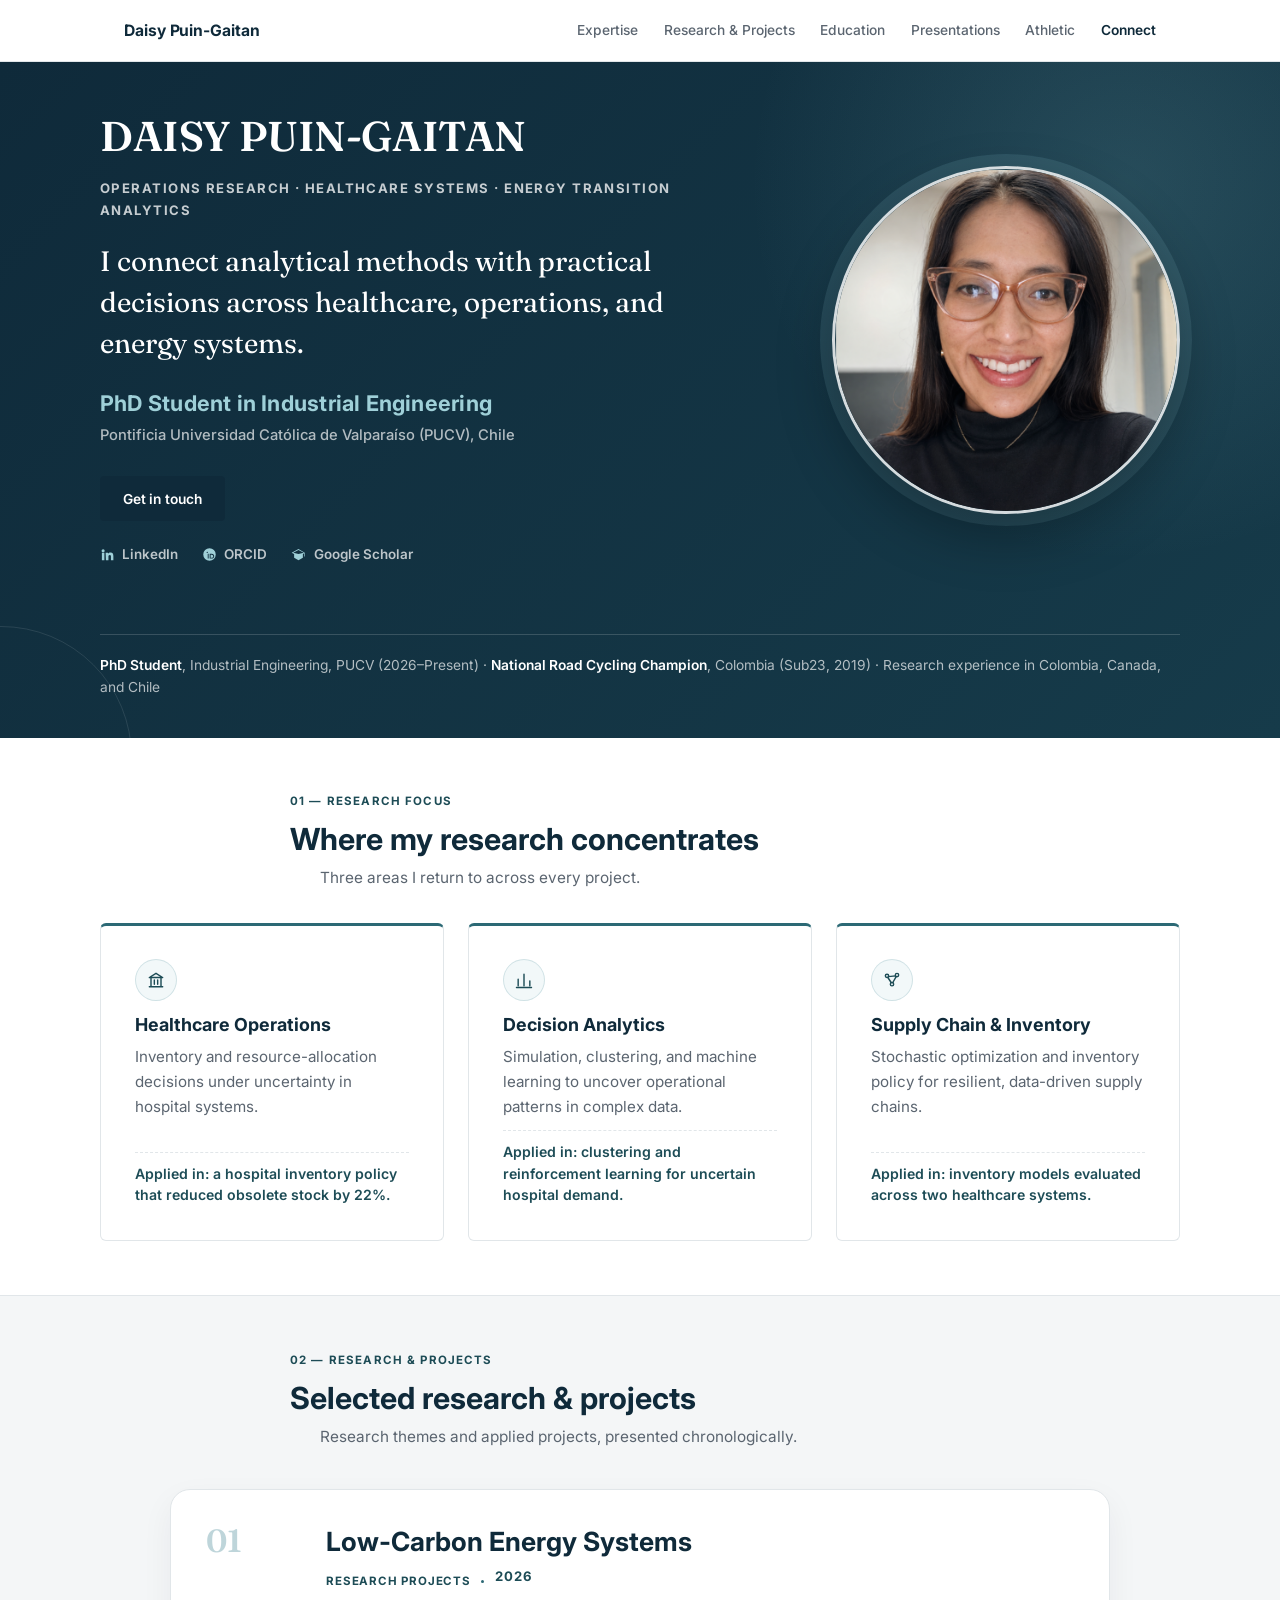
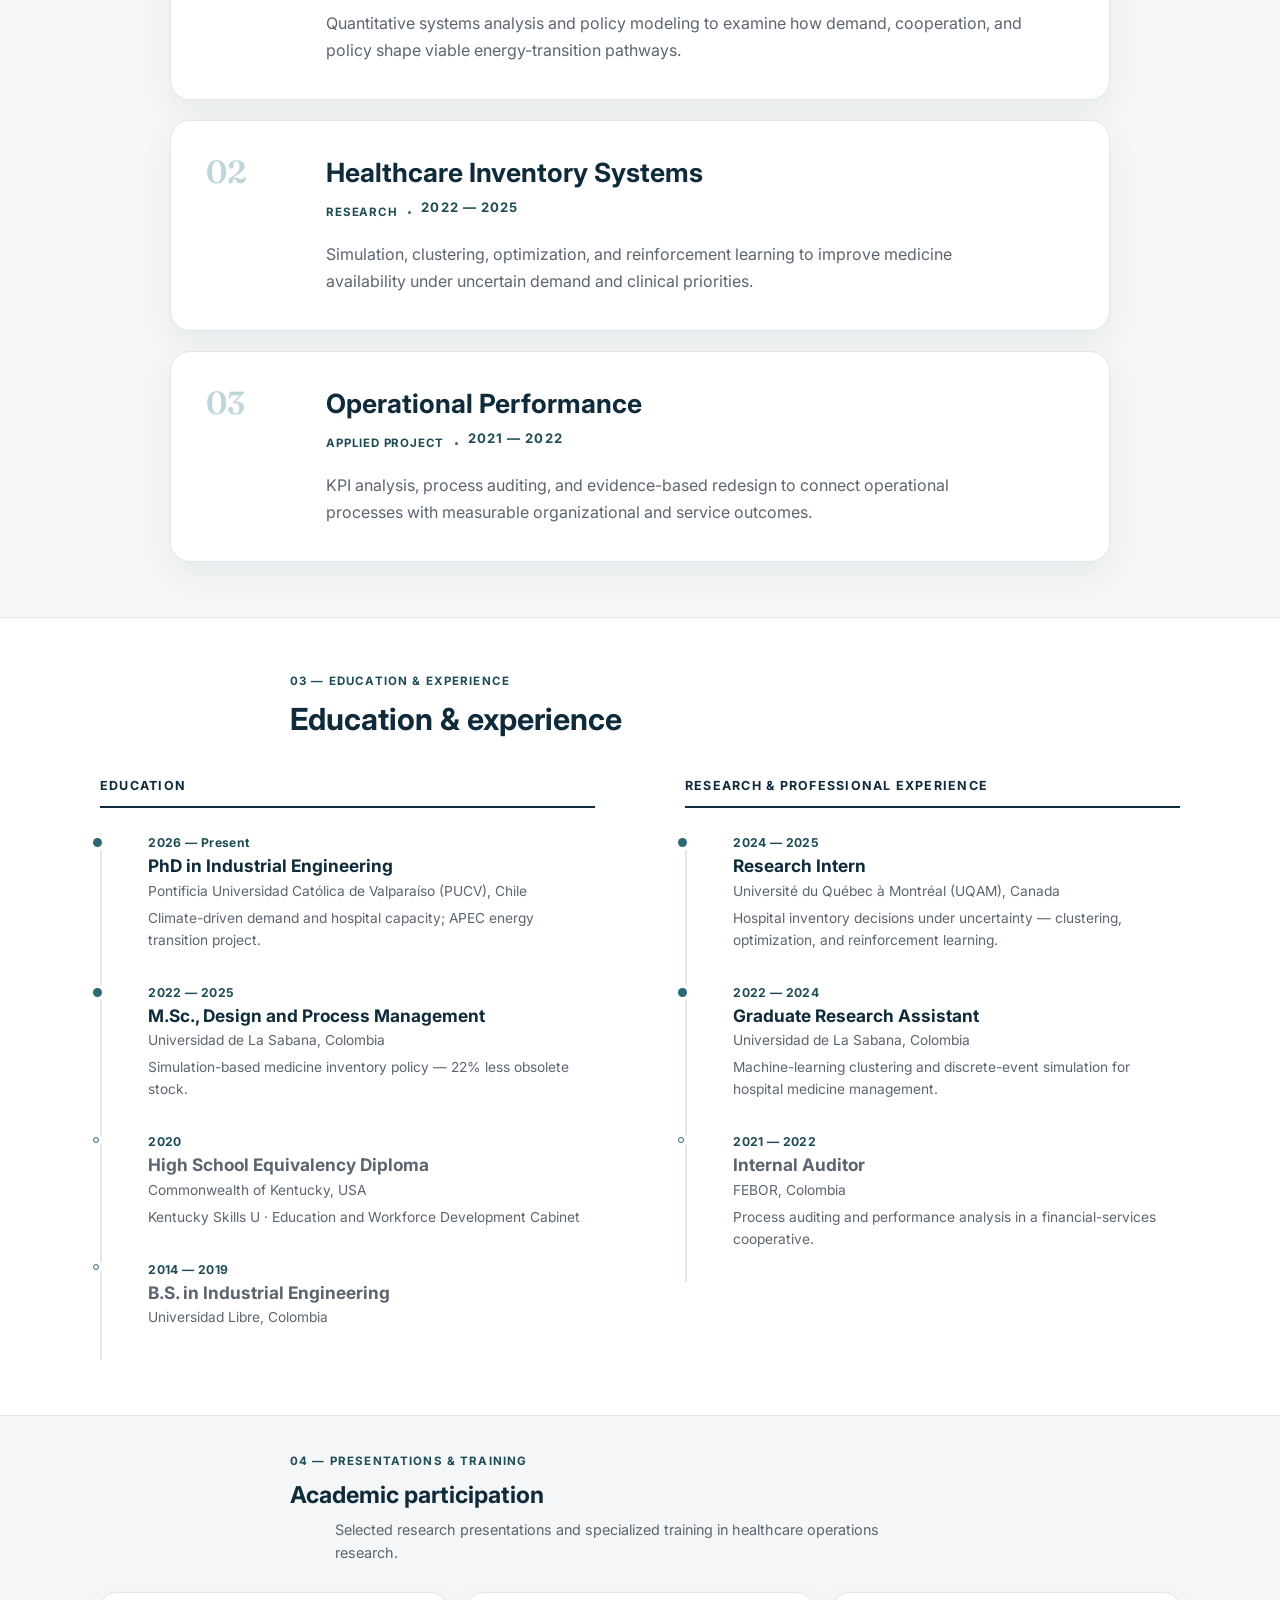
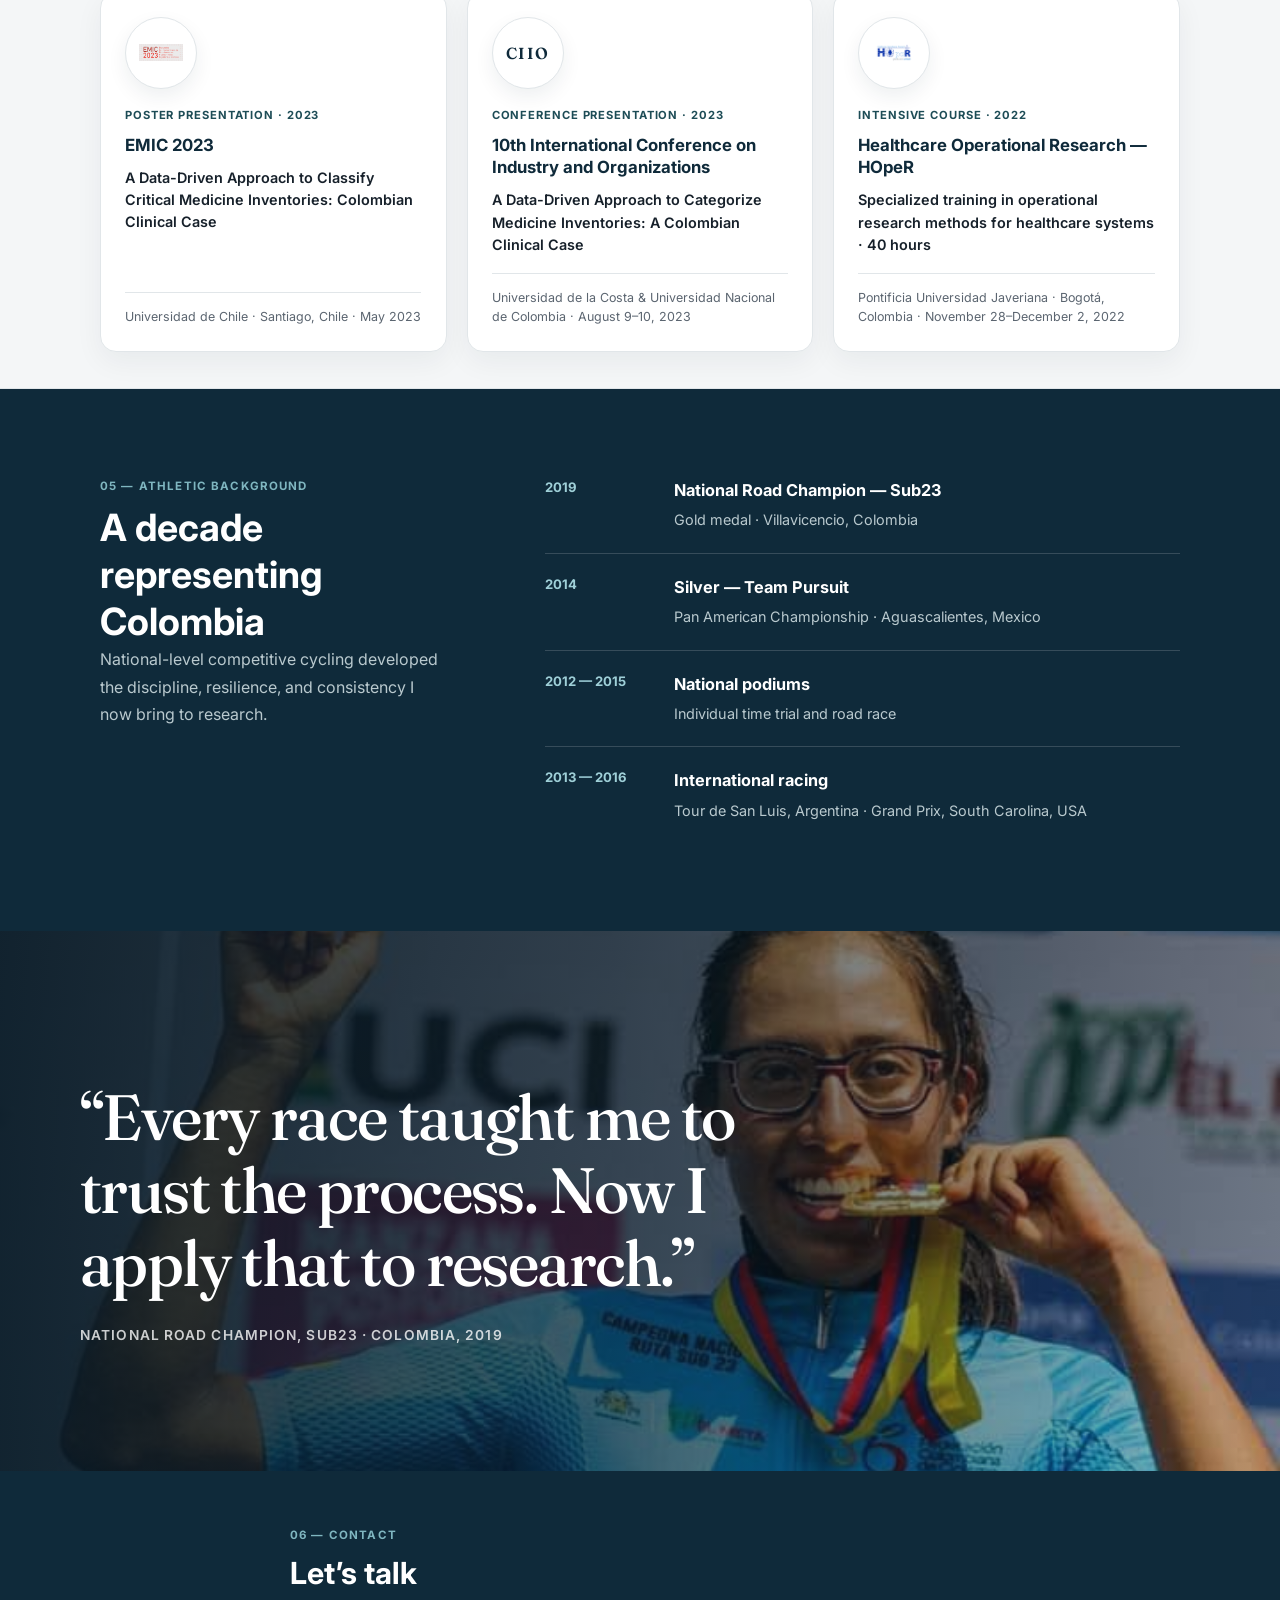
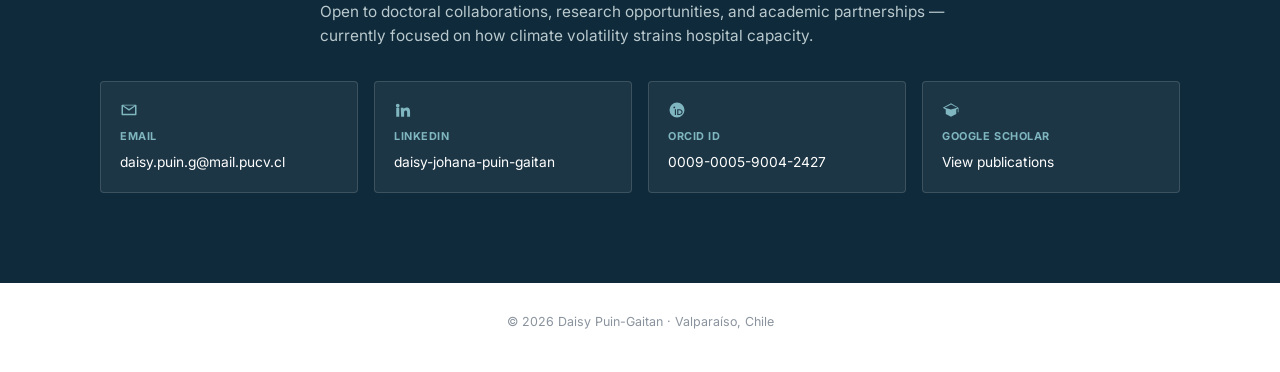
<file: index.html>
<!DOCTYPE html>
<html lang="en">
<head>
<meta charset="UTF-8">
<meta name="viewport" content="width=device-width, initial-scale=1.0">
<title>Daisy Puin-Gaitan · Industrial Engineer &amp; Researcher</title>
<meta name="description" content="Daisy Puin-Gaitan — Industrial Engineer and PhD researcher in Operations Research and Healthcare Systems, PUCV, Chile.">

<!-- Open Graph -->
<meta property="og:title" content="Daisy Puin-Gaitan · Industrial Engineer &amp; Researcher">
<meta property="og:description" content="Industrial Engineer and Researcher in Healthcare Operations — Pontificia Universidad Católica de Valparaíso, Chile.">
<meta property="og:type" content="website">
<meta property="og:image" content="linkedin.png">

<link rel="icon" href="data:image/svg+xml,%3Csvg xmlns='http://www.w3.org/2000/svg' viewBox='0 0 64 64'%3E%3Crect width='64' height='64' rx='8' fill='%230f2a3a'/%3E%3Ctext x='32' y='41' font-family='Arial,sans-serif' font-weight='700' font-size='24' fill='%237fb6c0' text-anchor='middle'%3EDP%3C/text%3E%3C/svg%3E">

<link rel="preconnect" href="https://fonts.googleapis.com">
<link rel="preconnect" href="https://fonts.gstatic.com" crossorigin>
<link href="https://fonts.googleapis.com/css2?family=Fraunces:opsz,wght@9..144,500;9..144,600&amp;family=Inter:wght@400;500;600;700&amp;display=swap" rel="stylesheet">

<link rel="stylesheet" href="style.css">
</head>
<body>

<a class="skip-link" href="#main">Skip to content</a>

<!-- ============ HEADER / NAV ============ -->
<header class="site-header">
  <nav class="nav" aria-label="Primary">
    <a class="nav-brand" href="#top">Daisy Puin-Gaitan</a>

    <input type="checkbox" id="nav-toggle" class="nav-toggle-input">
    <label for="nav-toggle" class="nav-toggle" aria-label="Open menu">
      <span></span><span></span><span></span>
    </label>

    <div class="nav-links">
      <a href="#focus">Expertise</a>
      <a href="#projects">Research &amp; Projects</a>
      <a href="#education">Education</a>
      <a href="#presentations">Presentations</a>
      <a href="#athletic">Athletic</a>
      <a href="#contact" class="nav-cta">Connect</a>
    </div>
  </nav>
</header>

<main id="main">

  <!-- ============ HERO / PROFILE ============ -->
  <section class="hero" id="top">
    <div class="hero-inner">
      <div class="hero-text">
        <h1>DAISY PUIN-GAITAN</h1>
        <p class="keywords">Operations Research · Healthcare Systems · Energy Transition Analytics</p>
        <p class="tagline">I connect analytical methods with practical decisions across healthcare, operations, and energy systems.</p>
        <p class="hero-role">PhD Student in Industrial Engineering</p>
        <p class="affiliation">Pontificia Universidad Católica de Valparaíso (PUCV), Chile</p>

        <div class="hero-actions">
          <a class="btn btn-primary" href="mailto:daisy.puin.g@mail.pucv.cl">Get in touch</a>
        </div>

        <ul class="hero-links" aria-label="Professional profiles">
          <li>
            <a href="https://www.linkedin.com/in/daisy-johana-puin-gaitan-b89314193/" target="_blank" rel="noopener">
              <svg viewBox="0 0 24 24" aria-hidden="true"><path d="M4.98 3.5a2.5 2.5 0 1 1 0 5 2.5 2.5 0 0 1 0-5ZM3 9h4v12H3zM9 9h3.8v1.7h.05c.53-.95 1.83-1.95 3.77-1.95 4.03 0 4.78 2.55 4.78 5.86V21H17.5v-5.4c0-1.29-.02-2.95-1.85-2.95-1.86 0-2.14 1.4-2.14 2.86V21H9.51z"/></svg>
              <span>LinkedIn</span>
            </a>
          </li>
          <li>
            <a href="https://orcid.org/0009-0005-9004-2427" target="_blank" rel="noopener">
              <svg viewBox="0 0 24 24" aria-hidden="true"><path d="M12 2a10 10 0 1 0 0 20 10 10 0 0 0 0-20Zm-3.6 5.4a1.15 1.15 0 1 1 0 2.3 1.15 1.15 0 0 1 0-2.3ZM9.15 10.9h1.5v7.6h-1.5zm3.15 0h3.05c2.9 0 4.18 2.07 4.18 3.8 0 1.9-1.49 3.8-4.15 3.8h-3.08zm1.5 1.33v5.15h1.44c1.94 0 2.75-1.43 2.75-2.6 0-1.4-.87-2.55-2.78-2.55z"/></svg>
              <span>ORCID</span>
            </a>
          </li>
          <li>
            <a href="https://scholar.google.com/citations?user=9LA3cPAAAAAJ&amp;hl=es" target="_blank" rel="noopener">
              <svg viewBox="0 0 24 24" aria-hidden="true"><path d="M12 3 1 9l4 2.18v6L12 21l7-3.82v-6l2-1.09V15h1V9Zm-6 9.28V13.3l6 3.28 6-3.28v-.02l-6 3.28Zm6-1.1L3.5 9 12 4.82 20.5 9Z"/></svg>
              <span>Google Scholar</span>
            </a>
          </li>
        </ul>
      </div>

      <div class="hero-photo">
        <img src="linkedin.png" alt="Portrait of Daisy Puin-Gaitan">
      </div>
    </div>

    <p class="hero-credentials">
      <strong>PhD Student</strong>, Industrial Engineering, PUCV (2026–Present) ·
      <strong>National Road Cycling Champion</strong>, Colombia (Sub23, 2019) ·
      Research experience in Colombia, Canada, and Chile
    </p>
  </section>

  <!-- ============ RESEARCH FOCUS ============ -->
  <section class="section" id="focus" aria-labelledby="focus-title">
    <div class="section-head section-head-center">
      <p class="kicker">01 — Research Focus</p>
      <h2 id="focus-title">Where my research concentrates</h2>
      <p class="section-lede">Three areas I return to across every project.</p>
    </div>

    <div class="focus-grid">
      <article class="focus-card"><span class="focus-icon" aria-hidden="true"><svg viewBox="0 0 24 24"><path d="M4 20h16M6 20V9m12 11V9M4 9h16L12 4 4 9Zm6 3v5m4-5v5"/></svg></span><h3>Healthcare Operations</h3><p>Inventory and resource-allocation decisions under uncertainty in hospital systems.</p><p class="focus-applied">Applied in: a hospital inventory policy that reduced obsolete stock by 22%.</p></article>
      <article class="focus-card"><span class="focus-icon" aria-hidden="true"><svg viewBox="0 0 24 24"><path d="M5 19V11m7 8V5m7 14v-6M3 21h18"/></svg></span><h3>Decision Analytics</h3><p>Simulation, clustering, and machine learning to uncover operational patterns in complex data.</p><p class="focus-applied">Applied in: clustering and reinforcement learning for uncertain hospital demand.</p></article>
      <article class="focus-card"><span class="focus-icon" aria-hidden="true"><svg viewBox="0 0 24 24"><circle cx="6" cy="7" r="2"/><circle cx="18" cy="6" r="2"/><circle cx="12" cy="17" r="2"/><path d="m8 8 8-1m-9 2 4 6m6-7-4 7"/></svg></span><h3>Supply Chain &amp; Inventory</h3><p>Stochastic optimization and inventory policy for resilient, data-driven supply chains.</p><p class="focus-applied">Applied in: inventory models evaluated across two healthcare systems.</p></article>
    </div>
  </section>

  <!-- ============ SELECTED RESEARCH & PROJECTS ============ -->
  <section class="section section-alt" id="projects" aria-labelledby="projects-title">
    <div class="section-head section-head-center">
      <p class="kicker">02 — Research &amp; Projects</p>
      <h2 id="projects-title">Selected research &amp; projects</h2>
      <p class="section-lede">Research themes and applied projects, presented chronologically.</p>
    </div>

    <div class="project-list project-list-compact">
      <article class="project-summary">
        <span class="project-index">01</span>
        <div><h3>Low-Carbon Energy Systems</h3><p class="project-meta-line"><span>Research projects</span><time datetime="2026">2026</time></p><p>Quantitative systems analysis and policy modeling to examine how demand, cooperation, and policy shape viable energy-transition pathways.</p></div>
      </article>

      <article class="project-summary">
        <span class="project-index">02</span>
        <div><h3>Healthcare Inventory Systems</h3><p class="project-meta-line"><span>Research</span><time>2022 — 2025</time></p><p>Simulation, clustering, optimization, and reinforcement learning to improve medicine availability under uncertain demand and clinical priorities.</p></div>
      </article>

      <article class="project-summary">
        <span class="project-index">03</span>
        <div><h3>Operational Performance</h3><p class="project-meta-line"><span>Applied project</span><time>2021 — 2022</time></p><p>KPI analysis, process auditing, and evidence-based redesign to connect operational processes with measurable organizational and service outcomes.</p></div>
      </article>
    </div>
  </section>

  <!-- ============ EDUCATION & EXPERIENCE ============ -->
  <section class="section" id="education" aria-labelledby="education-title">
    <div class="section-head section-head-center">
      <p class="kicker">03 — Education &amp; Experience</p>
      <h2 id="education-title">Education &amp; experience</h2>
    </div>

    <div class="career-columns">
      <section class="career-column" aria-labelledby="academic-path-title"><h3 id="academic-path-title">Education</h3><ol class="timeline">
      <li class="timeline-item">
        <div class="timeline-marker" aria-hidden="true"></div>
        <div class="timeline-content">
          <div class="timeline-row">
            <span class="timeline-date">2026 — Present</span>
          </div>
          <h3>PhD in Industrial Engineering</h3>
          <p class="timeline-org">Pontificia Universidad Católica de Valparaíso (PUCV), Chile</p>
          <p>Climate-driven demand and hospital capacity; APEC energy transition project.</p>
        </div>
      </li>

      <li class="timeline-item">
        <div class="timeline-marker" aria-hidden="true"></div>
        <div class="timeline-content">
          <div class="timeline-row">
            <span class="timeline-date">2022 — 2025</span>
          </div>
          <h3>M.Sc., Design and Process Management</h3>
          <p class="timeline-org">Universidad de La Sabana, Colombia</p>
          <p>Simulation-based medicine inventory policy — 22% less obsolete stock.</p>
        </div>
      </li>

      <li class="timeline-item timeline-item-minor">
        <div class="timeline-marker" aria-hidden="true"></div>
        <div class="timeline-content">
          <div class="timeline-row">
            <span class="timeline-date">2020</span>
          </div>
          <h3>High School Equivalency Diploma</h3>
          <p class="timeline-org">Commonwealth of Kentucky, USA</p>
          <p>Kentucky Skills U · Education and Workforce Development Cabinet</p>
        </div>
      </li>

      <li class="timeline-item timeline-item-minor">
        <div class="timeline-marker" aria-hidden="true"></div>
        <div class="timeline-content">
          <div class="timeline-row">
            <span class="timeline-date">2014 — 2019</span>
          </div>
          <h3>B.S. in Industrial Engineering</h3>
          <p class="timeline-org">Universidad Libre, Colombia</p>
        </div>
      </li>
      </ol></section>
      <section class="career-column" aria-labelledby="experience-path-title"><h3 id="experience-path-title">Research &amp; professional experience</h3><ol class="timeline">
        <li class="timeline-item"><div class="timeline-marker" aria-hidden="true"></div><div class="timeline-content"><div class="timeline-row"><span class="timeline-date">2024 — 2025</span></div><h3>Research Intern</h3><p class="timeline-org">Université du Québec à Montréal (UQAM), Canada</p><p>Hospital inventory decisions under uncertainty — clustering, optimization, and reinforcement learning.</p></div></li>
        <li class="timeline-item"><div class="timeline-marker" aria-hidden="true"></div><div class="timeline-content"><div class="timeline-row"><span class="timeline-date">2022 — 2024</span></div><h3>Graduate Research Assistant</h3><p class="timeline-org">Universidad de La Sabana, Colombia</p><p>Machine-learning clustering and discrete-event simulation for hospital medicine management.</p></div></li>
        <li class="timeline-item timeline-item-minor"><div class="timeline-marker" aria-hidden="true"></div><div class="timeline-content"><div class="timeline-row"><span class="timeline-date">2021 — 2022</span></div><h3>Internal Auditor</h3><p class="timeline-org">FEBOR, Colombia</p><p>Process auditing and performance analysis in a financial-services cooperative.</p></div></li>
      </ol></section>
    </div>
  </section>

  <!-- ============ PRESENTATIONS ============ -->
  <section class="section section-alt" id="presentations" aria-labelledby="presentations-title">
    <div class="section-head section-head-center">
      <p class="kicker">04 — Presentations &amp; Training</p>
      <h2 id="presentations-title">Academic participation</h2>
      <p class="section-lede">Selected research presentations and specialized training in healthcare operations research.</p>
    </div>

    <div class="academic-participation" aria-label="Academic presentations and training">
      <a class="participation-card" href="https://eventos.cmm.uchile.cl/emic2023/index.html" target="_blank" rel="noopener">
        <span class="event-logo"><img src="emic2023.png?v=20260908" alt="EMIC 2023"></span>
        <span class="participation-type">Poster presentation · 2023</span>
        <h3>EMIC 2023</h3>
        <p class="participation-title">A Data-Driven Approach to Classify Critical Medicine Inventories: Colombian Clinical Case</p>
        <p class="participation-meta">Universidad de Chile · Santiago, Chile · May 2023</p>
      </a>
      <a class="participation-card" href="https://revistascientificas.cuc.edu.co/bilo/issue/view/247" target="_blank" rel="noopener">
        <span class="event-logo event-logo-type" aria-label="CIIO">CIIO</span>
        <span class="participation-type">Conference presentation · 2023</span>
        <h3>10th International Conference on Industry and Organizations</h3>
        <p class="participation-title">A Data-Driven Approach to Categorize Medicine Inventories: A Colombian Clinical Case</p>
        <p class="participation-meta">Universidad de la Costa &amp; Universidad Nacional de Colombia · August 9–10, 2023</p>
      </a>
      <a class="participation-card" href="https://www.hoper-school.com/" target="_blank" rel="noopener">
        <span class="event-logo"><img src="hoper.png?v=20260908" alt="HOpeR"></span>
        <span class="participation-type">Intensive course · 2022</span>
        <h3>Healthcare Operational Research — HOpeR</h3>
        <p class="participation-title">Specialized training in operational research methods for healthcare systems · 40 hours</p>
        <p class="participation-meta">Pontificia Universidad Javeriana · Bogotá, Colombia · November 28–December 2, 2022</p>
      </a>
    </div>
  </section>

  <!-- ============ ATHLETIC BACKGROUND ============ -->
  <section class="athletic-records" id="athletic" aria-labelledby="athletic-title">
    <div class="athletic-records-inner">
      <div class="athletic-records-intro"><p class="kicker kicker-light">05 — Athletic Background</p><h2 id="athletic-title">A decade representing Colombia</h2><p>National-level competitive cycling developed the discipline, resilience, and consistency I now bring to research.</p></div>
      <ol class="athletic-achievements">
        <li><time>2019</time><div><strong>National Road Champion — Sub23</strong><span>Gold medal · Villavicencio, Colombia</span></div></li>
        <li><time>2014</time><div><strong>Silver — Team Pursuit</strong><span>Pan American Championship · Aguascalientes, Mexico</span></div></li>
        <li><time>2012 — 2015</time><div><strong>National podiums</strong><span>Individual time trial and road race</span></div></li>
        <li><time>2013 — 2016</time><div><strong>International racing</strong><span>Tour de San Luis, Argentina · Grand Prix, South Carolina, USA</span></div></li>
      </ol>
    </div>
  </section>
  <section class="athletic-statement" aria-label="Athletic mindset">
    <div class="athletic-overlay">
      <blockquote>&ldquo;Every race taught me to trust the process. Now I apply that to research.&rdquo;</blockquote>
      <p>National Road Champion, Sub23 · Colombia, 2019</p>
    </div>
  </section>

  <!-- ============ CONTACT ============ -->
  <section class="section section-dark" id="contact" aria-labelledby="contact-title">
    <div class="section-head section-head-center">
      <p class="kicker kicker-light">06 — Contact</p>
      <h2 id="contact-title">Let&rsquo;s talk</h2>
      <p class="section-lede section-lede-light">Open to doctoral collaborations, research opportunities, and academic
        partnerships — currently focused on how climate volatility strains hospital capacity.</p>
    </div>

    <div class="contact-grid">
      <a class="contact-card" href="mailto:daisy.puin.g@mail.pucv.cl">
        <svg viewBox="0 0 24 24" aria-hidden="true"><path d="M3 5h18a1 1 0 0 1 1 1v12a1 1 0 0 1-1 1H3a1 1 0 0 1-1-1V6a1 1 0 0 1 1-1Zm1 2.4V17h16V7.4l-8 5.6Zm.6-1.4L12 10.7l7.4-4.7Z"/></svg>
        <span class="contact-label">Email</span>
        <span>daisy.puin.g@mail.pucv.cl</span>
      </a>
      <a class="contact-card" href="https://www.linkedin.com/in/daisy-johana-puin-gaitan-b89314193/" target="_blank" rel="noopener">
        <svg viewBox="0 0 24 24" aria-hidden="true"><path d="M4.98 3.5a2.5 2.5 0 1 1 0 5 2.5 2.5 0 0 1 0-5ZM3 9h4v12H3zM9 9h3.8v1.7h.05c.53-.95 1.83-1.95 3.77-1.95 4.03 0 4.78 2.55 4.78 5.86V21H17.5v-5.4c0-1.29-.02-2.95-1.85-2.95-1.86 0-2.14 1.4-2.14 2.86V21H9.51z"/></svg>
        <span class="contact-label">LinkedIn</span>
        <span>daisy-johana-puin-gaitan</span>
      </a>
      <a class="contact-card" href="https://orcid.org/0009-0005-9004-2427" target="_blank" rel="noopener">
        <svg viewBox="0 0 24 24" aria-hidden="true"><path d="M12 2a10 10 0 1 0 0 20 10 10 0 0 0 0-20Zm-3.6 5.4a1.15 1.15 0 1 1 0 2.3 1.15 1.15 0 0 1 0-2.3ZM9.15 10.9h1.5v7.6h-1.5zm3.15 0h3.05c2.9 0 4.18 2.07 4.18 3.8 0 1.9-1.49 3.8-4.15 3.8h-3.08zm1.5 1.33v5.15h1.44c1.94 0 2.75-1.43 2.75-2.6 0-1.4-.87-2.55-2.78-2.55z"/></svg>
        <span class="contact-label">ORCID iD</span>
        <span>0009-0005-9004-2427</span>
      </a>
      <a class="contact-card" href="https://scholar.google.com/citations?user=9LA3cPAAAAAJ&amp;hl=es" target="_blank" rel="noopener">
        <svg viewBox="0 0 24 24" aria-hidden="true"><path d="M12 3 1 9l4 2.18v6L12 21l7-3.82v-6l2-1.09V15h1V9Zm-6 9.28V13.3l6 3.28 6-3.28v-.02l-6 3.28Zm6-1.1L3.5 9 12 4.82 20.5 9Z"/></svg>
        <span class="contact-label">Google Scholar</span>
        <span>View publications</span>
      </a>
    </div>

  </section>

</main>

<footer class="footer">
  <p>&copy; <span id="year">2026</span> Daisy Puin-Gaitan · Valparaíso, Chile</p>
</footer>

<script>
  // Update footer year and close mobile menu after a nav click.
  document.getElementById('year').textContent = new Date().getFullYear();
  document.querySelectorAll('.nav-links a').forEach(function (link) {
    link.addEventListener('click', function () {
      var toggle = document.getElementById('nav-toggle');
      if (toggle) toggle.checked = false;
    });
  });
</script>

</body>
</html>
</file>
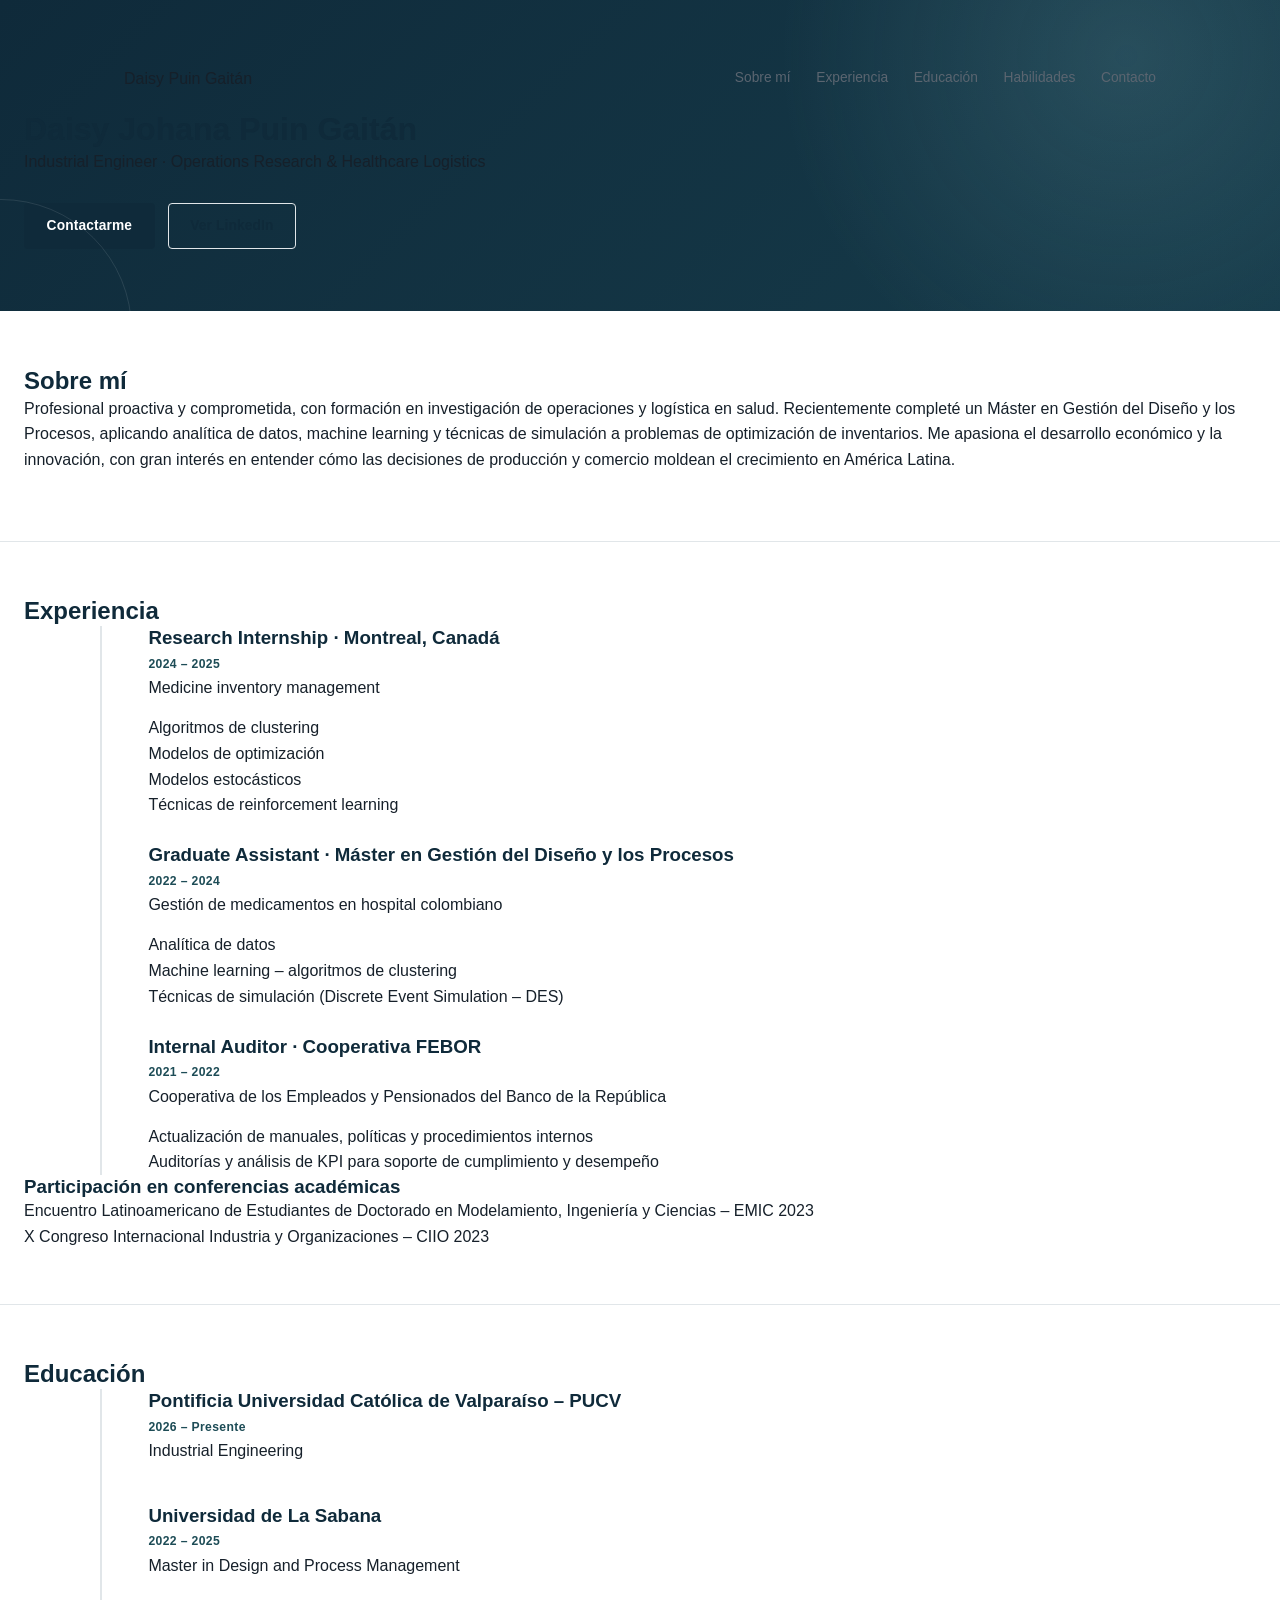
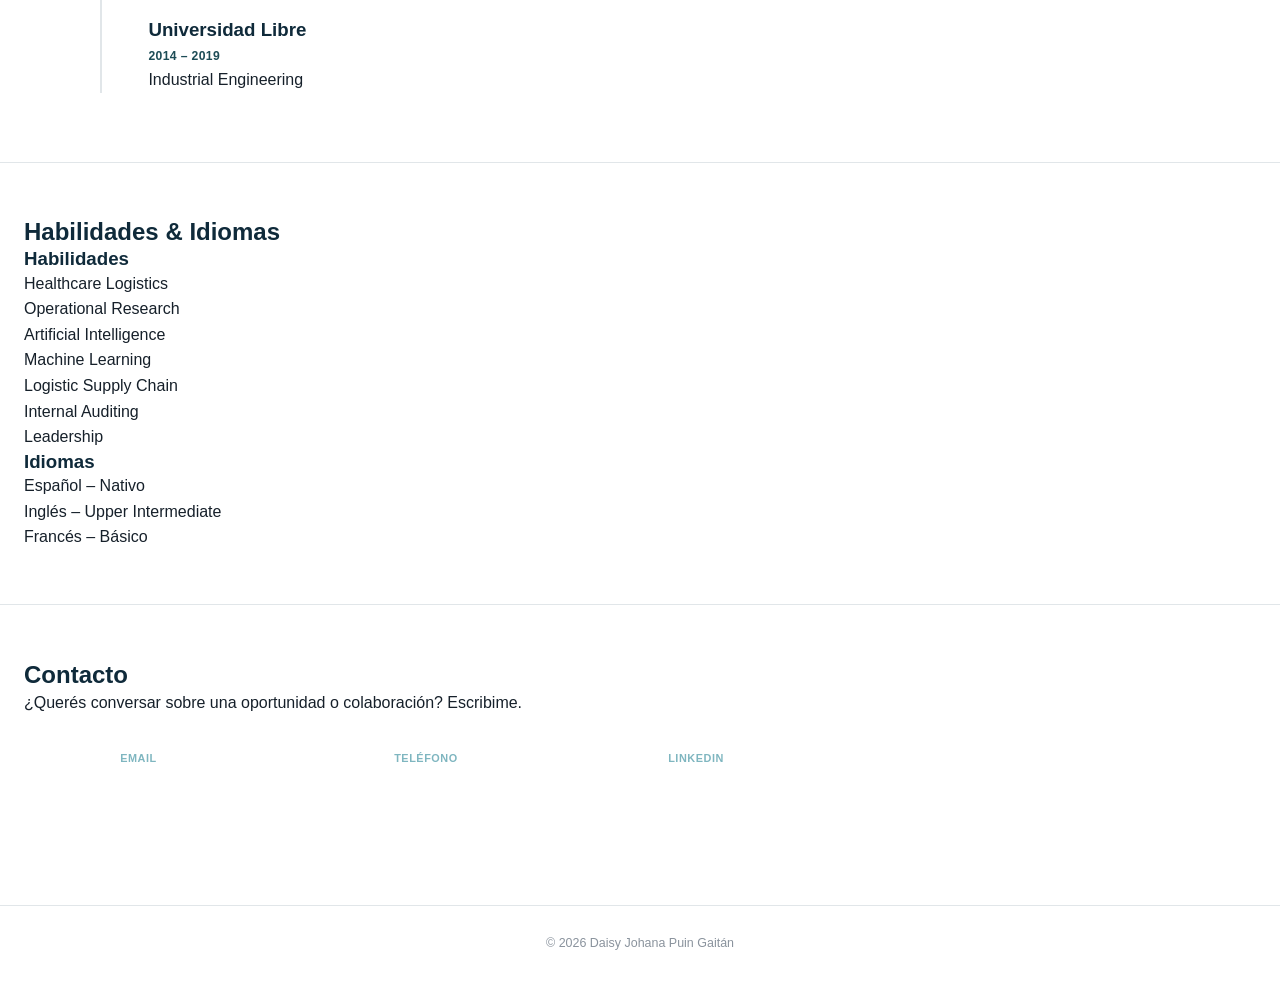
<file: index_1.html>
<!DOCTYPE html>
<html lang="es">
<head>
<meta charset="UTF-8">
<meta name="viewport" content="width=device-width, initial-scale=1.0">
<title>Daisy Puin Gaitán · Industrial Engineer</title>
<link rel="stylesheet" href="style.css">
</head>
<body>

<header class="hero">
  <nav class="nav">
    <span class="nav-name">Daisy Puin Gaitán</span>
    <div class="nav-links">
      <a href="#about">Sobre mí</a>
      <a href="#experience">Experiencia</a>
      <a href="#education">Educación</a>
      <a href="#skills">Habilidades</a>
      <a href="#contact">Contacto</a>
    </div>
  </nav>

  <div class="hero-content">
    <h1>Daisy Johana Puin Gaitán</h1>
    <p class="role">Industrial Engineer &middot; Operations Research &amp; Healthcare Logistics</p>
    <div class="hero-actions">
      <a class="btn btn-primary" href="#contact">Contactarme</a>
      <a class="btn btn-secondary" href="https://www.linkedin.com/in/daisy-johana-puin-gaitan-b89314193/" target="_blank" rel="noopener">Ver LinkedIn</a>
    </div>
  </div>
</header>

<main>

  <section id="about" class="section">
    <h2>Sobre mí</h2>
    <p>
      Profesional proactiva y comprometida, con formación en investigación de operaciones y
      logística en salud. Recientemente completé un Máster en Gestión del Diseño y los Procesos,
      aplicando analítica de datos, machine learning y técnicas de simulación a problemas de
      optimización de inventarios. Me apasiona el desarrollo económico y la innovación, con gran
      interés en entender cómo las decisiones de producción y comercio moldean el crecimiento
      en América Latina.
    </p>
  </section>

  <section id="experience" class="section alt">
    <h2>Experiencia</h2>

    <div class="timeline">

      <article class="timeline-item">
        <div class="timeline-header">
          <h3>Research Internship &middot; Montreal, Canadá</h3>
          <span class="timeline-date">2024 &ndash; 2025</span>
        </div>
        <p class="timeline-sub">Medicine inventory management</p>
        <ul>
          <li>Algoritmos de clustering</li>
          <li>Modelos de optimización</li>
          <li>Modelos estocásticos</li>
          <li>Técnicas de reinforcement learning</li>
        </ul>
      </article>

      <article class="timeline-item">
        <div class="timeline-header">
          <h3>Graduate Assistant &middot; Máster en Gestión del Diseño y los Procesos</h3>
          <span class="timeline-date">2022 &ndash; 2024</span>
        </div>
        <p class="timeline-sub">Gestión de medicamentos en hospital colombiano</p>
        <ul>
          <li>Analítica de datos</li>
          <li>Machine learning &ndash; algoritmos de clustering</li>
          <li>Técnicas de simulación (Discrete Event Simulation &ndash; DES)</li>
        </ul>
      </article>

      <article class="timeline-item">
        <div class="timeline-header">
          <h3>Internal Auditor &middot; Cooperativa FEBOR</h3>
          <span class="timeline-date">2021 &ndash; 2022</span>
        </div>
        <p class="timeline-sub">Cooperativa de los Empleados y Pensionados del Banco de la República</p>
        <ul>
          <li>Actualización de manuales, políticas y procedimientos internos</li>
          <li>Auditorías y análisis de KPI para soporte de cumplimiento y desempeño</li>
        </ul>
      </article>

    </div>

    <div class="conferences">
      <h3>Participación en conferencias académicas</h3>
      <ul>
        <li>Encuentro Latinoamericano de Estudiantes de Doctorado en Modelamiento, Ingeniería y Ciencias &ndash; EMIC 2023</li>
        <li>X Congreso Internacional Industria y Organizaciones &ndash; CIIO 2023</li>
      </ul>
    </div>
  </section>

  <section id="education" class="section">
    <h2>Educación</h2>
    <div class="timeline">
      <article class="timeline-item">
        <div class="timeline-header">
          <h3>Pontificia Universidad Católica de Valparaíso &ndash; PUCV</h3>
          <span class="timeline-date">2026 &ndash; Presente</span>
        </div>
        <p class="timeline-sub">Industrial Engineering</p>
      </article>

      <article class="timeline-item">
        <div class="timeline-header">
          <h3>Universidad de La Sabana</h3>
          <span class="timeline-date">2022 &ndash; 2025</span>
        </div>
        <p class="timeline-sub">Master in Design and Process Management</p>
      </article>

      <article class="timeline-item">
        <div class="timeline-header">
          <h3>Universidad Libre</h3>
          <span class="timeline-date">2014 &ndash; 2019</span>
        </div>
        <p class="timeline-sub">Industrial Engineering</p>
      </article>
    </div>
  </section>

  <section id="skills" class="section alt">
    <h2>Habilidades &amp; Idiomas</h2>

    <div class="skills-grid">
      <div>
        <h3>Habilidades</h3>
        <ul class="tags">
          <li>Healthcare Logistics</li>
          <li>Operational Research</li>
          <li>Artificial Intelligence</li>
          <li>Machine Learning</li>
          <li>Logistic Supply Chain</li>
          <li>Internal Auditing</li>
          <li>Leadership</li>
        </ul>
      </div>

      <div>
        <h3>Idiomas</h3>
        <ul class="tags">
          <li>Español &ndash; Nativo</li>
          <li>Inglés &ndash; Upper Intermediate</li>
          <li>Francés &ndash; Básico</li>
        </ul>
      </div>
    </div>
  </section>

  <section id="contact" class="section">
    <h2>Contacto</h2>
    <p>¿Querés conversar sobre una oportunidad o colaboración? Escribime.</p>
    <div class="contact-grid">
      <a class="contact-card" href="mailto:daisyj1997@hotmail.com">
        <span class="contact-label">Email</span>
        <span>daisyj1997@hotmail.com</span>
      </a>
      <a class="contact-card" href="tel:+56927977012">
        <span class="contact-label">Teléfono</span>
        <span>+56 9 2797 7012</span>
      </a>
      <a class="contact-card" href="https://www.linkedin.com/in/daisy-johana-puin-gaitan-b89314193/" target="_blank" rel="noopener">
        <span class="contact-label">LinkedIn</span>
        <span>daisy-johana-puin-gaitan</span>
      </a>
    </div>
  </section>

</main>

<footer class="footer">
  <p>&copy; <span id="year"></span> Daisy Johana Puin Gaitán</p>
</footer>

<script>
  document.getElementById('year').textContent = new Date().getFullYear();
</script>

</body>
</html>
</file>
<file: style.css>
/* ==========================================================================
   Daisy Puin Gaitán — Personal site
   Visual concept: a sober academic-executive profile. White/near-white
   surface, a dark navy-teal for authority and accents, sans-serif type
   throughout with the serif reserved for the name and a single closing
   quote. Dense, factual, minimal ornament — built to be scanned, not read
   like an essay.
   ========================================================================== */

:root {
  --ink: #16202a;
  --navy: #0f2a3a;
  --navy-deep: #081a26;
  --paper: #ffffff;
  --paper-alt: #f4f6f7;
  --surface: #ffffff;
  --accent: #2c6975;
  --accent-deep: #1d4c56;
  --accent-bright: #4a95a3;
  --muted: #5b6570;
  --muted-light: #8a939d;
  --line: #e1e6e9;
  --line-dark: rgba(255, 255, 255, 0.16);

  /* Type */
  --font-serif: "Fraunces", "Iowan Old Style", "Palatino Linotype", Georgia, serif;
  --font-sans: "Inter", -apple-system, BlinkMacSystemFont, "Segoe UI", Roboto, Helvetica, Arial, sans-serif;

  /* Layout */
  --max-width: 1080px;
  --max-width-narrow: 700px;
  --radius: 4px;
}

/* ==========================================================================
   Reset & base
   ========================================================================== */

* {
  box-sizing: border-box;
}

html {
  scroll-behavior: smooth;
}

body {
  margin: 0;
  background: var(--paper);
  color: var(--ink);
  font-family: var(--font-sans);
  font-size: 16px;
  line-height: 1.6;
  -webkit-font-smoothing: antialiased;
}

img {
  max-width: 100%;
  display: block;
}

a {
  color: inherit;
  text-decoration: none;
}

h1, h2, h3, h4 {
  font-family: var(--font-sans);
  color: var(--navy);
  line-height: 1.25;
  font-weight: 700;
  margin: 0;
}

p {
  margin: 0 0 0.9em;
}

ul, ol {
  margin: 0;
  padding: 0;
  list-style: none;
}

.skip-link {
  position: absolute;
  left: -999px;
  top: auto;
  background: var(--navy);
  color: #fff;
  padding: 0.8rem 1.2rem;
  z-index: 200;
  border-radius: var(--radius);
}

.skip-link:focus {
  left: 1rem;
  top: 1rem;
}

/* ==========================================================================
   Buttons
   ========================================================================== */

.btn {
  display: inline-flex;
  align-items: center;
  justify-content: center;
  padding: 0.68rem 1.35rem;
  font-family: var(--font-sans);
  font-size: 0.86rem;
  font-weight: 600;
  letter-spacing: 0.01em;
  border-radius: var(--radius);
  border: 1px solid transparent;
  transition: background 0.15s ease, color 0.15s ease, border-color 0.15s ease;
  white-space: nowrap;
}

.btn-primary {
  background: var(--navy);
  color: #fff;
}

.btn-primary:hover {
  background: var(--navy-deep);
}

.btn-secondary {
  background: transparent;
  color: var(--navy);
  border-color: var(--line);
}

.btn-secondary:hover {
  border-color: var(--navy);
}

/* ==========================================================================
   Header / navigation
   ========================================================================== */

.site-header {
  position: sticky;
  top: 0;
  z-index: 100;
  background: rgba(255, 255, 255, 0.92);
  backdrop-filter: saturate(160%) blur(10px);
  -webkit-backdrop-filter: saturate(160%) blur(10px);
  border-bottom: 1px solid var(--line);
}

.nav {
  max-width: var(--max-width);
  margin: 0 auto;
  padding: 0.9rem 1.5rem;
  display: flex;
  align-items: center;
  justify-content: space-between;
}

.nav-brand {
  font-family: var(--font-sans);
  font-weight: 700;
  font-size: 0.98rem;
  color: var(--navy);
  letter-spacing: -0.005em;
}

.nav-links {
  display: flex;
  align-items: center;
  gap: 1.6rem;
}

.nav-links a {
  font-size: 0.86rem;
  font-weight: 500;
  color: var(--muted);
  padding: 0.3rem 0;
  border-bottom: 1px solid transparent;
  transition: color 0.15s ease, border-color 0.15s ease;
}

.nav-links a:hover {
  color: var(--navy);
  border-color: var(--accent);
}

.nav-cta {
  color: var(--navy) !important;
  font-weight: 600 !important;
}

.nav-toggle-input {
  display: none;
}

.nav-toggle {
  display: none;
  flex-direction: column;
  gap: 5px;
  cursor: pointer;
  padding: 0.4rem;
}

.nav-toggle span {
  width: 20px;
  height: 2px;
  background: var(--navy);
  display: block;
  transition: transform 0.2s ease, opacity 0.2s ease;
}

/* ==========================================================================
   Hero / Profile
   ========================================================================== */

.hero {
  padding: 3rem 1.5rem 2.5rem;
  border-bottom: 1px solid var(--line);
}

.hero-inner {
  max-width: var(--max-width);
  margin: 0 auto;
  display: flex;
  align-items: center;
  gap: 2.2rem;
}

.hero-text {
  flex: 1;
  min-width: 0;
  max-width: 620px;
}

.hero-text h1 {
  font-family: var(--font-serif);
  font-size: clamp(1.9rem, 3.4vw, 2.6rem);
  font-weight: 600;
  letter-spacing: -0.01em;
  margin-bottom: 0.5rem;
}

.keywords {
  font-size: 1.05rem;
  font-weight: 700;
  color: var(--accent-deep);
  margin: 0 0 0.7rem;
}

.tagline {
  color: var(--ink);
  font-size: 1rem;
  max-width: 520px;
  margin-bottom: 0.9rem;
}

.affiliation {
  font-size: 0.92rem;
  color: var(--muted);
  font-weight: 500;
  margin: 0 0 1.4rem;
}

.hero-actions {
  display: flex;
  flex-wrap: wrap;
  gap: 0.8rem;
  margin: 0 0 1.4rem;
}

.hero-links {
  display: flex;
  flex-wrap: wrap;
  gap: 1.5rem;
}

.hero-links a {
  display: inline-flex;
  align-items: center;
  gap: 0.45rem;
  font-size: 0.84rem;
  font-weight: 600;
  color: var(--muted);
  border-bottom: 1px solid transparent;
}

.hero-links svg {
  width: 15px;
  height: 15px;
  fill: var(--accent-deep);
  flex: none;
}

.hero-links a:hover {
  color: var(--navy);
  border-color: var(--accent);
}

.hero-photo {
  position: relative;
  flex: none;
  width: 150px;
}

.hero-photo img {
  width: 100%;
  aspect-ratio: 1 / 1;
  object-fit: cover;
  border-radius: 50%;
  border: 3px solid var(--surface);
  box-shadow: 0 0 0 1px var(--line), 0 8px 20px -6px rgba(15, 42, 58, 0.25);
}

.hero-credentials {
  max-width: var(--max-width);
  margin: 1.6rem auto 0;
  padding-top: 1.2rem;
  border-top: 1px solid var(--line);
  color: var(--muted);
  font-size: 0.86rem;
}

.hero-credentials strong {
  color: var(--navy);
  font-weight: 600;
}

/* ==========================================================================
   Sections — shared
   ========================================================================== */

.section {
  padding: 3.4rem 1.5rem;
  border-bottom: 1px solid var(--line);
}

.section-alt {
  background: var(--paper-alt);
}

.section-dark {
  background: var(--navy);
  color: #eef1f5;
  border-bottom-color: var(--navy);
}

.section-dark h2,
.section-dark h3 {
  color: #fff;
}

.section-grid,
.section-head,
.timeline,
.focus-grid,
.project-list,
.presentation-list,
.dual-columns,
.contact-grid,
.cv-cta,
.athletic-grid {
  max-width: var(--max-width);
  margin-left: auto;
  margin-right: auto;
}

.kicker {
  font-size: 0.72rem;
  font-weight: 700;
  letter-spacing: 0.1em;
  text-transform: uppercase;
  color: var(--accent-deep);
  margin: 0 0 0.6rem;
}

.kicker-light {
  color: #7fb6c0;
}

.section-head h2 {
  font-size: clamp(1.5rem, 2.4vw, 1.9rem);
  font-weight: 700;
  margin-bottom: 0.5rem;
}

.section-head-center {
  max-width: var(--max-width-narrow);
  margin-left: auto;
  margin-right: auto;
  margin-bottom: 2rem;
}

.section-lede {
  color: var(--muted);
  font-size: 0.96rem;
  margin: 0 auto;
  max-width: 640px;
}

.section-lede-light {
  color: #b9c9ce;
}

/* ==========================================================================
   Research Focus
   ========================================================================== */

.focus-grid {
  display: grid;
  grid-template-columns: repeat(3, 1fr);
  gap: 1.5rem;
}

.focus-card {
  padding: 1.3rem 1.3rem 1.4rem;
  background: var(--surface);
  border: 1px solid var(--line);
  border-radius: var(--radius);
  border-top: 2px solid var(--accent);
  transition: transform 0.15s ease, box-shadow 0.15s ease;
}

.focus-card:hover {
  transform: translateY(-3px);
  box-shadow: 0 12px 24px -14px rgba(15, 42, 58, 0.28);
}

.focus-icon {
  display: flex;
  align-items: center;
  justify-content: center;
  width: 34px;
  height: 34px;
  border-radius: 50%;
  background: var(--paper-alt);
  color: var(--accent-deep);
  margin-bottom: 0.8rem;
}

.focus-icon svg {
  width: 18px;
  height: 18px;
  fill: currentColor;
}

.focus-card h3 {
  font-size: 1rem;
  margin-bottom: 0.45rem;
}

.focus-card p {
  color: var(--muted);
  font-size: 0.88rem;
  margin: 0 0 0.7rem;
}

.focus-applied {
  color: var(--accent-deep) !important;
  font-size: 0.82rem !important;
  font-weight: 600;
  margin: 0 !important;
  padding-top: 0.6rem;
  border-top: 1px dashed var(--line);
}

/* ==========================================================================
   Selected Research & Projects
   ========================================================================== */

.project-list {
  display: flex;
  flex-direction: column;
  gap: 1.4rem;
}

.project-card {
  padding: 1.4rem 1.6rem;
  border: 1px solid var(--line);
  border-radius: var(--radius);
  background: var(--surface);
}

.project-title {
  font-weight: 700;
  color: var(--navy);
  font-size: 1.02rem;
  margin: 0 0 0.2rem;
}

.project-meta {
  color: var(--muted);
  font-size: 0.82rem;
  margin: 0 0 0.9rem;
}

.project-facts {
  display: grid;
  grid-template-columns: repeat(3, 1fr);
  gap: 1rem;
}

.project-facts dt {
  font-size: 0.68rem;
  font-weight: 700;
  letter-spacing: 0.06em;
  text-transform: uppercase;
  color: var(--accent-deep);
  margin: 0 0 0.3rem;
}

.project-facts dd {
  margin: 0;
  font-size: 0.86rem;
  color: var(--ink);
  line-height: 1.45;
}

/* ==========================================================================
   Timeline (Education & Experience)
   ========================================================================== */

.timeline {
  position: relative;
  padding-left: 1.4rem;
  border-left: 2px solid var(--line);
}

.timeline-item {
  position: relative;
  padding: 0 0 1.6rem 1.5rem;
}

.timeline-item:last-child {
  padding-bottom: 0;
}

.timeline-marker {
  position: absolute;
  left: -1.95rem;
  top: 0.3rem;
  width: 9px;
  height: 9px;
  border-radius: 50%;
  background: var(--accent);
  box-shadow: 0 0 0 4px var(--paper);
}

.section-alt .timeline-marker {
  box-shadow: 0 0 0 4px var(--paper-alt);
}

.timeline-row {
  display: flex;
  flex-wrap: wrap;
  align-items: baseline;
  gap: 0 0.7rem;
}

.timeline-date {
  font-size: 0.76rem;
  font-weight: 700;
  letter-spacing: 0.03em;
  color: var(--accent-deep);
}

.timeline-content h3 {
  font-size: 0.98rem;
  margin: 0.15rem 0 0.2rem;
}

.timeline-org {
  color: var(--muted);
  margin: 0 0 0.3rem;
  font-size: 0.86rem;
}

.timeline-content p:last-child {
  margin-bottom: 0;
  color: var(--muted);
  font-size: 0.86rem;
}

.timeline-item-minor .timeline-marker {
  width: 6px;
  height: 6px;
  background: transparent;
  border: 1.5px solid var(--accent);
}

.timeline-item-minor .timeline-content h3 {
  font-size: 0.92rem;
  color: var(--muted);
}

/* ==========================================================================
   Presentations
   ========================================================================== */

.presentation-list {
  display: flex;
  flex-direction: column;
  gap: 0;
  border-top: 1px solid var(--line);
}

.presentation-list li {
  display: flex;
  flex-wrap: wrap;
  align-items: center;
  justify-content: space-between;
  gap: 0.4rem 1rem;
  padding: 0.8rem 0;
  border-bottom: 1px solid var(--line);
}

.presentation-id {
  display: flex;
  align-items: center;
  gap: 0.8rem;
}

.presentation-badge {
  display: flex;
  align-items: center;
  justify-content: center;
  flex: none;
  width: 34px;
  height: 34px;
  border-radius: 8px;
  background: var(--navy);
  color: #fff;
  font-size: 0.68rem;
  font-weight: 700;
  letter-spacing: 0.02em;
}

.presentation-name {
  font-weight: 600;
  color: var(--navy);
  font-size: 0.92rem;
}

.presentation-meta {
  color: var(--muted);
  font-size: 0.84rem;
}

/* ==========================================================================
   Athletic Background
   ========================================================================== */

.athletic-grid {
  display: grid;
  grid-template-columns: 1.1fr 0.9fr;
  gap: 2.5rem;
  align-items: start;
}

.athletic-list {
  display: flex;
  flex-direction: column;
  gap: 0.9rem;
}

.athletic-list li {
  display: flex;
  gap: 0.9rem;
  padding-bottom: 0.9rem;
  border-bottom: 1px solid rgba(255, 255, 255, 0.14);
}

.athletic-list li:last-child {
  border-bottom: none;
  padding-bottom: 0;
}

.athletic-year {
  flex: none;
  width: 4.2rem;
  font-size: 0.8rem;
  font-weight: 700;
  color: #7fb6c0;
}

.athletic-result strong {
  display: block;
  color: #fff;
  font-size: 0.94rem;
  font-weight: 600;
  margin-bottom: 0.1rem;
}

.athletic-result span {
  color: #b9c9ce;
  font-size: 0.84rem;
}

.athletic-photo {
  border-radius: var(--radius);
  overflow: hidden;
  border: 1px solid rgba(255, 255, 255, 0.18);
}

.athletic-collage {
  display: grid;
  grid-template-columns: 1.1fr 1fr;
  grid-template-rows: repeat(2, 1fr);
  gap: 3px;
  height: 300px;
}

.athletic-collage img {
  width: 100%;
  height: 100%;
  object-fit: cover;
  display: block;
}

.collage-tall {
  grid-row: span 2;
}

.athletic-photo figcaption {
  padding: 0.7rem 0.9rem;
  color: #b9c9ce;
  font-size: 0.8rem;
  background: rgba(255, 255, 255, 0.04);
}

/* Closing quote — the one deliberate serif/editorial moment on the page */
.quote-block {
  max-width: var(--max-width-narrow);
  margin: 2.2rem auto 0;
  padding-top: 1.8rem;
  border-top: 1px solid rgba(255, 255, 255, 0.16);
  text-align: center;
}

.quote-text {
  font-family: var(--font-serif);
  font-style: italic;
  font-weight: 500;
  color: #fff;
  font-size: clamp(1.15rem, 2vw, 1.4rem);
  line-height: 1.4;
  margin: 0 0 0.6rem;
}

.quote-cite {
  color: #7fb6c0;
  font-size: 0.78rem;
  font-weight: 700;
  letter-spacing: 0.06em;
  text-transform: uppercase;
  margin: 0;
}

/* ==========================================================================
   Education & Achievements — record columns (kept from prior build)
   ========================================================================== */

.dual-columns {
  display: grid;
  grid-template-columns: 1fr auto 1fr;
  gap: 2.5rem;
}

.dual-col h3 {
  font-size: 0.92rem;
  text-transform: uppercase;
  letter-spacing: 0.05em;
  margin-bottom: 1.2rem;
  color: var(--muted);
}

.dual-divider {
  width: 1px;
  background: var(--line);
}

.record-list {
  display: flex;
  flex-direction: column;
  gap: 1.1rem;
}

.record-list li {
  display: flex;
  flex-direction: column;
  gap: 0.15rem;
}

.record-list strong {
  color: var(--ink);
  font-size: 0.92rem;
  font-weight: 600;
}

.record-list span {
  color: var(--muted);
  font-size: 0.82rem;
}

.record-list em {
  font-style: italic;
}

/* ==========================================================================
   Contact
   ========================================================================== */

.contact-grid {
  display: grid;
  grid-template-columns: repeat(4, 1fr);
  gap: 1rem;
  margin-bottom: 2.2rem;
}

.contact-card {
  display: flex;
  flex-direction: column;
  gap: 0.35rem;
  background: rgba(255, 255, 255, 0.06);
  border: 1px solid rgba(255, 255, 255, 0.14);
  border-radius: var(--radius);
  padding: 1.2rem 1.2rem;
  transition: background 0.15s ease;
}

.contact-card:hover {
  background: rgba(255, 255, 255, 0.11);
}

.contact-card svg {
  width: 18px;
  height: 18px;
  fill: #7fb6c0;
  margin-bottom: 0.2rem;
}

.contact-label {
  font-size: 0.68rem;
  font-weight: 700;
  text-transform: uppercase;
  letter-spacing: 0.05em;
  color: #7fb6c0;
}

.contact-card > span:last-child {
  color: #fff;
  font-size: 0.86rem;
  word-break: break-word;
}

.cv-cta {
  text-align: center;
  padding-top: 2rem;
  border-top: 1px solid rgba(255, 255, 255, 0.14);
}

.cv-cta p {
  color: #b9c9ce;
  margin-bottom: 1rem;
  font-size: 0.9rem;
}

.cv-cta-links {
  display: flex;
  justify-content: center;
  flex-wrap: wrap;
  gap: 0.8rem;
}

.section-dark .btn-primary {
  background: #fff;
  color: var(--navy);
}

.section-dark .btn-primary:hover {
  background: #7fb6c0;
  color: var(--navy-deep);
}

.section-dark .btn-secondary {
  border-color: rgba(255, 255, 255, 0.4);
  color: #fff;
}

.section-dark .btn-secondary:hover {
  background: #fff;
  color: var(--navy);
}

/* ==========================================================================
   Footer
   ========================================================================== */

.footer {
  text-align: center;
  padding: 1.8rem 1.5rem;
  color: var(--muted-light);
  font-size: 0.78rem;
  background: var(--paper);
}

/* ==========================================================================
   Responsive
   ========================================================================== */

@media (max-width: 900px) {
  .hero-inner {
    flex-direction: column;
    text-align: center;
    gap: 1.2rem;
  }

  .hero-text {
    max-width: 100%;
  }

  .keywords,
  .tagline,
  .affiliation {
    max-width: 100%;
    margin-left: auto;
    margin-right: auto;
  }

  .hero-actions,
  .hero-links {
    justify-content: center;
  }

  .hero-photo {
    width: 120px;
  }

  .focus-grid {
    grid-template-columns: 1fr;
  }

  .project-facts {
    grid-template-columns: 1fr;
    gap: 0.7rem;
  }

  .athletic-grid {
    grid-template-columns: 1fr;
    gap: 1.5rem;
  }

  .dual-columns {
    grid-template-columns: 1fr;
    gap: 2rem;
  }

  .dual-divider {
    display: none;
  }

  .contact-grid {
    grid-template-columns: repeat(2, 1fr);
  }
}

@media (max-width: 640px) {
  body {
    font-size: 15.5px;
  }

  .nav-toggle {
    display: flex;
  }

  .nav-links {
    position: fixed;
    inset: 0 0 0 auto;
    width: min(78vw, 300px);
    height: 100vh;
    background: var(--paper);
    flex-direction: column;
    align-items: flex-start;
    justify-content: center;
    gap: 1.6rem;
    padding: 2rem;
    box-shadow: -12px 0 32px rgba(14, 20, 30, 0.14);
    transform: translateX(100%);
    transition: transform 0.2s ease;
  }

  .nav-links a {
    font-size: 1rem;
  }

  .nav-toggle-input:checked ~ .nav-links {
    transform: translateX(0);
  }

  .section {
    padding: 2.6rem 1.25rem;
  }

  .presentation-list li {
    flex-direction: column;
    gap: 0.2rem;
  }

  .contact-grid {
    grid-template-columns: 1fr;
  }

  .cv-cta-links {
    flex-direction: column;
    align-items: center;
  }
}

/* Reduced motion / minimal-motion by design */

@media (prefers-reduced-motion: reduce) {
  html {
    scroll-behavior: auto;
  }

  .btn,
  .contact-card {
    transition: none;
  }
}

/* Refined portfolio direction — executive, concise, and editorial */
html,
body { overflow-x: clip; }

.hero-inner {
  display: grid;
  grid-template-columns: minmax(0, 1.2fr) minmax(260px, 0.65fr);
  align-items: center;
  gap: clamp(2.5rem, 7vw, 7rem);
}

.hero-text { max-width: 720px; }

.hero-role {
  margin: 0.65rem 0 1.2rem;
  color: var(--accent-deep);
  font-size: clamp(1.05rem, 2vw, 1.35rem);
  font-weight: 700;
  letter-spacing: 0.01em;
}

.hero .keywords {
  display: block;
  margin: 0 0 1.1rem;
  color: var(--navy);
  font-size: 0.82rem;
  font-weight: 700;
  letter-spacing: 0.11em;
  line-height: 1.7;
  text-transform: uppercase;
}

.hero .tagline {
  max-width: 620px;
  font-family: var(--font-serif);
  font-size: clamp(1.25rem, 2.3vw, 1.75rem);
  line-height: 1.45;
}

.hero-photo {
  width: min(100%, 350px);
  justify-self: end;
}

.hero-photo img {
  aspect-ratio: 1;
  border-radius: 50%;
  object-fit: cover;
  box-shadow: 0 22px 55px rgba(15, 42, 58, 0.18), 0 0 0 12px rgba(127, 182, 192, 0.12);
}

.hero-actions { margin-top: 1.75rem; }
.hero-credentials { margin-top: clamp(2rem, 5vw, 4rem); }

.expertise-panel {
  max-width: 1040px;
  margin: 2.5rem auto 0;
  border: 1px solid var(--line);
  border-radius: 24px;
  overflow: hidden;
  background: var(--surface);
  box-shadow: 0 18px 50px rgba(15, 42, 58, 0.07);
}

.expertise-tabs {
  display: grid;
  grid-template-columns: repeat(3, 1fr);
  border-bottom: 1px solid var(--line);
}

.expertise-tab {
  min-height: 76px;
  padding: 1rem;
  border: 0;
  border-right: 1px solid var(--line);
  background: transparent;
  color: var(--muted);
  font: 600 0.88rem/1.3 var(--font-sans);
  cursor: pointer;
  transition: background 160ms ease, color 160ms ease;
}

.expertise-tab:last-child { border-right: 0; }
.expertise-tab:hover { background: var(--paper-alt); color: var(--navy); }
.expertise-tab.is-active { background: var(--navy); color: #fff; }

.expertise-content { padding: clamp(2rem, 5vw, 4rem); }

.expertise-area {
  display: grid;
  grid-template-columns: auto 1fr;
  align-items: start;
  gap: clamp(1.5rem, 4vw, 3rem);
  max-width: 760px;
  margin: 0 auto;
}

.expertise-area[hidden] { display: none; }
.expertise-area h3 { margin: 0 0 0.65rem; font-size: clamp(1.45rem, 3vw, 2rem); }
.expertise-area p:last-child { margin: 0; color: var(--muted); font-size: 1.04rem; line-height: 1.75; }
.expertise-number { margin: 0; color: var(--accent); font: 600 clamp(2rem, 5vw, 3.5rem)/1 var(--font-serif); }

.project-facts { grid-template-columns: repeat(2, 1fr); }
.project-card { padding: clamp(1.5rem, 3vw, 2.2rem); }

.project-list-compact {
  max-width: 940px;
  margin: 2.5rem auto 0;
  gap: 1.25rem;
}

.project-summary {
  display: grid;
  grid-template-columns: 130px 1fr;
  gap: clamp(1.5rem, 5vw, 4rem);
  align-items: center;
  padding: clamp(1.5rem, 3vw, 2.2rem);
  border: 1px solid var(--line);
  border-radius: 20px;
  background: var(--surface);
  box-shadow: 0 12px 32px rgba(15, 42, 58, 0.055);
  transition: transform 180ms ease, box-shadow 180ms ease, border-color 180ms ease;
}

.project-summary:hover {
  transform: translateY(-3px);
  border-color: rgba(53, 125, 139, 0.42);
  box-shadow: 0 18px 42px rgba(15, 42, 58, 0.10);
}

.project-summary time {
  display: grid;
  place-items: center;
  width: 104px;
  min-height: 104px;
  padding: 0.75rem;
  border-radius: 50%;
  background: var(--paper-alt);
  color: var(--accent-deep);
  font-size: 0.82rem;
  font-weight: 700;
  line-height: 1.35;
  letter-spacing: 0.08em;
  text-align: center;
  text-transform: uppercase;
}
.project-meta-line {
  display: flex;
  align-items: center;
  gap: 0.65rem;
  margin: 0.15rem 0 0.75rem !important;
}
.project-meta-line span {
  color: var(--accent-deep);
  font-size: 0.72rem;
  font-weight: 700;
  letter-spacing: 0.07em;
  text-transform: uppercase;
}
.project-meta-line span::after {
  content: "";
  display: inline-block;
  width: 3px;
  height: 3px;
  margin-left: 0.65rem;
  border-radius: 50%;
  background: var(--accent);
  vertical-align: middle;
}
.project-meta-line time { margin: 0; }

.project-summary h3 {
  margin: 0 0 0.45rem;
  font-size: clamp(1.25rem, 2.2vw, 1.65rem);
}

.project-summary p {
  max-width: 700px;
  margin: 0;
  color: var(--muted);
  line-height: 1.7;
}

.presentation-circles {
  display: flex;
  justify-content: center;
  align-items: flex-start;
  gap: clamp(2rem, 7vw, 5rem);
  margin: 2.5rem auto 0;
}

.presentation-circle {
  display: grid;
  justify-items: center;
  gap: 0.35rem;
  color: var(--navy);
  text-decoration: none;
  font-size: 0.78rem;
  letter-spacing: 0.06em;
  text-transform: uppercase;
}

.event-logo {
  display: grid;
  place-items: center;
  width: clamp(108px, 13vw, 142px);
  aspect-ratio: 1;
  margin-bottom: 0.4rem;
  padding: 1.3rem;
  overflow: hidden;
  border: 1px solid var(--line);
  border-radius: 50%;
  background: #fff;
  box-shadow: 0 12px 30px rgba(15, 42, 58, 0.08);
  transition: transform 180ms ease, box-shadow 180ms ease, border-color 180ms ease;
}

.event-logo img { width: 100%; height: 100%; object-fit: contain; }
.event-logo-type { color: var(--navy); font: 600 1.5rem/1 var(--font-serif); letter-spacing: 0.08em; }
.presentation-circle:hover .event-logo { transform: translateY(-5px); border-color: var(--accent); box-shadow: 0 18px 38px rgba(15, 42, 58, 0.14); }
.presentation-circle strong { font-size: 0.95rem; }

.athletic-statement {
  position: relative;
  display: grid;
  place-items: center;
  min-height: clamp(480px, 68vh, 720px);
  padding: clamp(3rem, 8vw, 7rem) 1.5rem;
  overflow: hidden;
  background: linear-gradient(90deg, rgba(8, 26, 38, 0.92) 0%, rgba(8, 26, 38, 0.67) 48%, rgba(8, 26, 38, 0.25) 100%), url('campeona.jpg') center 35% / cover no-repeat;
}

.athletic-overlay { width: min(1120px, 100%); color: #fff; }
.athletic-overlay blockquote { max-width: 720px; margin: 1.5rem 0; font: 500 clamp(2rem, 5vw, 4.6rem)/1.14 var(--font-serif); letter-spacing: -0.025em; }
.athletic-overlay > p:last-child { margin: 0; color: rgba(255,255,255,0.78); font-size: 0.86rem; font-weight: 600; letter-spacing: 0.08em; text-transform: uppercase; }

.visually-hidden {
  position: absolute;
  width: 1px;
  height: 1px;
  padding: 0;
  margin: -1px;
  overflow: hidden;
  clip: rect(0, 0, 0, 0);
  white-space: nowrap;
  border: 0;
}

@media (max-width: 900px) {
  .hero-inner { grid-template-columns: 1fr; text-align: left; }
  .hero-photo { grid-row: 1; width: min(230px, 62vw); justify-self: center; }
  .hero-text { grid-row: 2; }
  .hero-actions, .hero-links { justify-content: flex-start; }
}

@media (max-width: 640px) {
  .expertise-tabs { grid-template-columns: 1fr; }
  .expertise-tab { min-height: 58px; border-right: 0; border-bottom: 1px solid var(--line); }
  .expertise-tab:last-child { border-bottom: 0; }
  .expertise-area { grid-template-columns: 1fr; gap: 1rem; }
  .project-facts { grid-template-columns: 1fr; }
  .project-summary { grid-template-columns: 1fr; gap: 1rem; }
  .project-summary time { width: auto; min-height: 0; justify-self: start; border-radius: 999px; }
  .presentation-circles { gap: 1.15rem; }
  .event-logo { width: 92px; padding: 1rem; }
  .athletic-statement { background-position: 62% center; }
}

/* Dark opening panel — restores the stronger contrast of the earlier design. */
.hero {
  position: relative;
  overflow: hidden;
  border-bottom: 0;
  background:
    radial-gradient(circle at 88% 18%, rgba(127, 182, 192, 0.18), transparent 30%),
    linear-gradient(135deg, #0f2a3a 0%, #163b4a 100%);
}

.hero::before {
  content: "";
  position: absolute;
  width: 260px;
  height: 260px;
  left: -130px;
  bottom: -150px;
  border: 1px solid rgba(255, 255, 255, 0.10);
  border-radius: 50%;
}

.hero-inner,
.hero-credentials { position: relative; z-index: 1; }
.hero-text h1 { color: #fff; }
.hero-role { color: #9fd0d8; }
.hero .keywords { color: rgba(255, 255, 255, 0.76); }
.hero .tagline { color: #fff; }
.hero .affiliation { color: rgba(255, 255, 255, 0.68); }
.hero-links a { color: rgba(255, 255, 255, 0.72); }
.hero-links svg { fill: #9fd0d8; }
.hero-links a:hover { color: #fff; border-color: #9fd0d8; }
.hero-photo img {
  border-color: rgba(255, 255, 255, 0.82);
  box-shadow: 0 22px 55px rgba(0, 0, 0, 0.30), 0 0 0 12px rgba(127, 182, 192, 0.16);
}
.hero-credentials {
  border-top-color: rgba(255, 255, 255, 0.16);
  color: rgba(255, 255, 255, 0.68);
}
.hero-credentials strong { color: #fff; }

/* Structural refinement */
.hero .keywords { margin: 0.9rem 0 1.25rem; }
.hero .tagline { margin-bottom: 1.45rem; }
.hero-role { margin: 0 0 0.2rem; }
.hero .affiliation { margin-top: 0; font-weight: 500; }

.focus-grid { align-items: stretch; }
.focus-card {
  display: flex;
  flex-direction: column;
  min-height: 290px;
  padding: clamp(1.5rem, 3vw, 2.1rem);
  border-top-width: 3px;
  border-radius: 6px;
}
.focus-card h3 { font-size: 1.12rem; }
.focus-icon {
  width: 42px;
  height: 42px;
  border: 1px solid rgba(53, 125, 139, 0.18);
  background: rgba(127, 182, 192, 0.10);
}
.focus-icon svg {
  width: 20px;
  height: 20px;
  fill: none;
  stroke: currentColor;
  stroke-width: 1.7;
  stroke-linecap: round;
  stroke-linejoin: round;
}
.focus-card > p:not(.focus-applied) { font-size: 0.95rem; line-height: 1.65; }
.focus-applied { margin-top: auto !important; font-size: 0.88rem !important; line-height: 1.55; }

.project-summary { grid-template-columns: 56px 1fr; }
.project-summary time {
  display: block;
  width: auto;
  min-height: 0;
  margin: 0.15rem 0 0.75rem;
  padding: 0;
  border-radius: 0;
  background: transparent;
  text-align: left;
}
.project-index {
  align-self: start;
  color: rgba(53, 125, 139, 0.32);
  font: 600 2rem/1 var(--font-serif);
}

.career-columns {
  display: grid;
  grid-template-columns: repeat(2, minmax(0, 1fr));
  gap: clamp(2.5rem, 7vw, 6rem);
  max-width: var(--max-width);
  margin: 2.5rem auto 0;
}
.career-column > h3 {
  margin: 0 0 1.6rem;
  padding-bottom: 0.75rem;
  border-bottom: 2px solid var(--navy);
  color: var(--navy);
  font-size: 0.78rem;
  letter-spacing: 0.1em;
  text-transform: uppercase;
}
.career-column .timeline { margin: 0; }
.career-column .timeline-item { padding-bottom: 2rem; }
.career-column .timeline-content h3 { font-size: 1.08rem; }

#presentations.section { padding-top: 2.3rem; padding-bottom: 2.3rem; }
#presentations .section-head { margin-bottom: 1.3rem; }
#presentations .section-head h2 { font-size: 1.45rem; }
#presentations .section-lede { max-width: 610px; font-size: 0.9rem; }
.presentation-circles { gap: clamp(1.5rem, 5vw, 3.5rem); margin-top: 1.25rem; }
.event-logo { width: 78px; padding: 0.85rem; box-shadow: 0 8px 20px rgba(15, 42, 58, 0.07); }
.event-logo-type { font-size: 1.05rem; }
.presentation-circle strong { font-size: 0.8rem; }

.academic-participation {
  display: grid;
  grid-template-columns: repeat(3, minmax(0, 1fr));
  gap: 1.25rem;
  max-width: var(--max-width);
  margin: 1.75rem auto 0;
}
.participation-card {
  display: flex;
  flex-direction: column;
  align-items: flex-start;
  min-height: 360px;
  padding: 1.5rem;
  border: 1px solid var(--line);
  border-radius: 16px;
  background: var(--surface);
  color: var(--ink);
  text-decoration: none;
  box-shadow: 0 10px 28px rgba(15, 42, 58, 0.055);
  transition: transform 180ms ease, box-shadow 180ms ease, border-color 180ms ease;
}
.participation-card:hover {
  transform: translateY(-4px);
  border-color: rgba(53, 125, 139, 0.42);
  box-shadow: 0 18px 38px rgba(15, 42, 58, 0.10);
}
.participation-card .event-logo { width: 72px; margin: 0 0 1.15rem; padding: 0.8rem; }
.participation-card .event-logo-type { font-size: 1rem; }
.participation-type {
  margin-bottom: 0.55rem;
  color: var(--accent-deep);
  font-size: 0.7rem;
  font-weight: 700;
  letter-spacing: 0.08em;
  text-transform: uppercase;
}
.participation-card h3 { margin: 0 0 0.65rem; font-size: 1.05rem; line-height: 1.35; }
.participation-title { margin: 0 0 1rem; color: var(--ink); font-size: 0.9rem; font-weight: 600; line-height: 1.55; }
.participation-meta { margin: auto 0 0; padding-top: 0.9rem; border-top: 1px solid var(--line); color: var(--muted); font-size: 0.78rem; line-height: 1.55; }

.athletic-records { padding: clamp(3rem, 7vw, 5.5rem) 1.5rem; background: #0f2a3a; color: #fff; }
.athletic-records-inner {
  display: grid;
  grid-template-columns: minmax(240px, 0.7fr) minmax(0, 1.3fr);
  gap: clamp(3rem, 8vw, 7rem);
  max-width: var(--max-width);
  margin: 0 auto;
}
.athletic-records-intro h2 { color: #fff; font-size: clamp(1.65rem, 3vw, 2.35rem); }
.athletic-records-intro > p:last-child { color: #b9c9ce; line-height: 1.7; }
.athletic-achievements { margin: 0; padding: 0; list-style: none; }
.athletic-achievements li {
  display: grid;
  grid-template-columns: 105px 1fr;
  gap: 1.5rem;
  padding: 0 0 1.25rem;
  margin-bottom: 1.25rem;
  border-bottom: 1px solid rgba(255,255,255,0.16);
}
.athletic-achievements li:last-child { margin-bottom: 0; border-bottom: 0; }
.athletic-achievements time { color: #9fd0d8; font-size: 0.82rem; font-weight: 700; }
.athletic-achievements strong { display: block; margin-bottom: 0.25rem; color: #fff; font-size: 1.02rem; }
.athletic-achievements span { color: #b9c9ce; font-size: 0.9rem; }
.athletic-records + .athletic-statement { min-height: clamp(430px, 60vh, 640px); }

@media (max-width: 760px) {
  .career-columns,
  .athletic-records-inner { grid-template-columns: 1fr; gap: 2.4rem; }
  .focus-card { min-height: 0; }
  .project-summary { grid-template-columns: 40px 1fr; }
  .athletic-achievements li { grid-template-columns: 82px 1fr; gap: 1rem; }
  .academic-participation { grid-template-columns: 1fr; }
  .participation-card { min-height: 0; }
}
</file>
